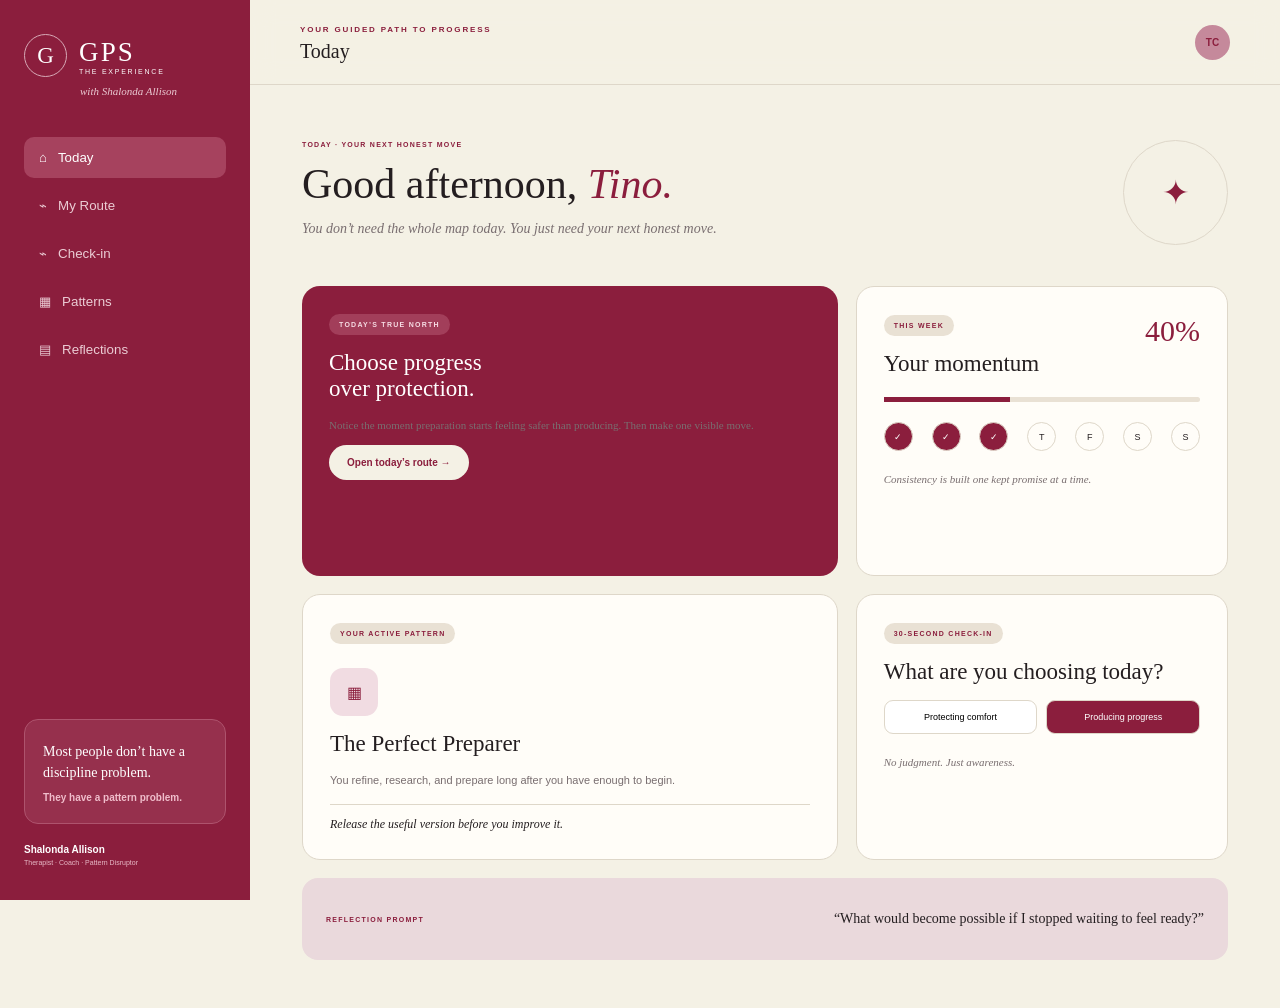
<file: index.html>
<!doctype html>
<html lang="en">
<head>
  <meta charset="utf-8"><meta name="viewport" content="width=device-width,initial-scale=1">
  <title>GPS Experience | Shalonda Allison</title>
  <style>
    :root{--wine:#8b1e3d;--cream:#f4f1e5;--rose:#c5899b;--ink:#241e20;--muted:#796e70;--line:#ded7c9;--white:#fffdf8}*{box-sizing:border-box}body{margin:0;background:var(--cream);color:var(--ink);font-family:Arial,sans-serif}.app{min-height:100vh;display:grid;grid-template-columns:250px 1fr}.side{position:fixed;inset:0 auto 0 0;width:250px;background:var(--wine);color:white;padding:34px 24px;display:flex;flex-direction:column}.logo{display:flex;gap:12px;align-items:center}.mark{width:43px;height:43px;border:1px solid #d7a9b6;border-radius:50%;display:grid;place-items:center;font:23px Georgia}.logo strong{font:27px Georgia;letter-spacing:.08em}.logo small{display:block;font-size:7px;letter-spacing:.25em}.with{font:italic 11px Georgia;color:#eac9d2;margin:8px 0 40px 56px}.side nav{display:grid;gap:7px}.side button{border:0;background:transparent;color:#ebccd4;padding:13px 15px;text-align:left;border-radius:10px;cursor:pointer}.side button.active,.side button:hover{color:white;background:#a6425e}.quote{margin-top:auto;padding:18px;border:1px solid #ae536d;border-radius:14px;background:#96304d}.quote p{font:14px/1.45 Georgia;margin:4px 0}.quote b{font-size:10px;color:#f0bdcb}.coach{margin-top:20px;font-size:10px}.coach span{display:block;font-size:7px;color:#e8bac7;margin-top:4px}.work{grid-column:2}.top{height:85px;border-bottom:1px solid var(--line);display:flex;align-items:center;justify-content:space-between;padding:0 50px;position:sticky;top:0;background:#f4f1e5ed;backdrop-filter:blur(12px);z-index:5}.top small{font-size:8px;letter-spacing:.23em;color:var(--wine);font-weight:bold}.top h2{font:20px Georgia;margin:4px 0}.avatar{width:35px;height:35px;border-radius:50%;background:var(--rose);display:grid;place-items:center;font-size:10px;font-weight:bold;color:var(--wine)}.page{max-width:1180px;margin:auto;padding:48px 52px}.view{display:none}.view.active{display:block}.welcome{display:flex;justify-content:space-between;align-items:center;margin-bottom:35px}.kicker,.pill{font-size:7px;letter-spacing:.18em;font-weight:bold;color:var(--wine)}h1{font:42px/1.1 Georgia;margin:10px 0}h1 em{color:var(--wine)}.sub{font:italic 14px Georgia;color:var(--muted)}.compass{width:105px;height:105px;border:1px solid var(--line);border-radius:50%;display:grid;place-items:center;color:var(--wine);font-size:33px}.grid{display:grid;grid-template-columns:1.18fr .82fr;gap:18px}.card{border:1px solid var(--line);border-radius:18px;background:var(--white);padding:27px}.dark{background:var(--wine);color:white;border:0;min-height:290px}.pill{display:inline-block;padding:7px 10px;background:#e9e1d4;border-radius:20px}.dark .pill{background:#a23e5a;color:#f7dce4}.dark h3{font:32px/1.15 Georgia;margin:55px 0 12px}.dark p{font:13px/1.6 Georgia;color:#efccd6}.btn{border:0;border-radius:999px;padding:12px 18px;font-size:10px;font-weight:bold;cursor:pointer;background:var(--wine);color:white}.dark .btn{background:var(--cream);color:var(--wine)}.card h3{font:23px Georgia;margin:15px 0}.percent{float:right;color:var(--wine);font:30px Georgia}.bar{height:5px;background:#e9e1d4;border-radius:6px;margin:20px 0}.bar i{display:block;width:40%;height:100%;background:var(--wine)}.days{display:flex;justify-content:space-between}.days span{width:29px;height:29px;border:1px solid var(--line);border-radius:50%;display:grid;place-items:center;font-size:9px}.days .done{background:var(--wine);color:white}.soft{font:italic 10px Georgia;color:var(--muted);margin-top:20px}.pattern-icon{width:48px;height:48px;border-radius:13px;background:#f1dce2;color:var(--wine);display:grid;place-items:center;margin-top:24px}.card>p{font-size:11px;line-height:1.55;color:var(--muted)}.shift{border-top:1px solid var(--line);padding-top:12px;margin-top:15px;font:italic 12px Georgia}.choices{display:flex;gap:9px}.choices button{flex:1;border:1px solid var(--line);border-radius:9px;background:white;padding:11px;font-size:9px}.choices .chosen{background:var(--wine);color:white}.prompt{margin-top:18px;background:#ead9dc;border-radius:16px;padding:19px 24px;display:flex;justify-content:space-between;align-items:center}.prompt p{font:14px Georgia}.intro{margin-bottom:35px}.intro h1{font-size:46px}.route{display:grid;grid-template-columns:1fr 340px;gap:22px}.steps{display:grid;gap:9px}.step{display:grid;grid-template-columns:45px 1fr;align-items:center;border:1px solid var(--line);background:var(--white);padding:18px;border-radius:13px;cursor:pointer}.step.done{background:#f0e2e2}.step i{width:30px;height:30px;border-radius:50%;background:#ead9dc;color:var(--wine);display:grid;place-items:center;font-style:normal}.step small{display:block;font-size:6px;letter-spacing:.15em;color:var(--wine)}.step b{font:15px Georgia}.summary{text-align:center;padding-top:40px}.summary .ring{width:125px;height:125px;border:10px solid var(--rose);border-right-color:#a6415e;border-radius:50%;display:grid;place-items:center;margin:28px auto;font:27px Georgia}.form{max-width:720px;margin:auto}.form label{display:block;font:16px Georgia;margin:24px 0 10px}.form input,.form textarea{width:100%;padding:14px;border:1px solid var(--line);border-radius:10px;background:#faf8f1}.form textarea{min-height:100px}.energy{display:flex;gap:8px}.energy button{flex:1;padding:12px;border:1px solid var(--line);background:#faf8f1;border-radius:9px}.energy button.on{background:var(--wine);color:white}.quiz{max-width:760px;margin:auto}.quiz h3{font:25px Georgia}.answer{display:flex;gap:14px;align-items:center;width:100%;border:1px solid var(--line);background:#faf8f1;border-radius:12px;padding:13px;margin:9px 0;text-align:left}.answer span{width:27px;height:27px;border-radius:50%;background:#ead9dc;color:var(--wine);display:grid;place-items:center}.result{display:none}.journal{display:grid;grid-template-columns:1.2fr .8fr;gap:22px}.journal textarea{width:100%;min-height:220px;border:1px solid var(--line);border-radius:10px;background:#faf8f1;padding:15px}.entries article{border-bottom:1px solid var(--line);padding:14px}.entries article p{font:13px/1.5 Georgia}.menu{display:none}@media(max-width:800px){.app{display:block}.side{transform:translateX(-100%);transition:.2s;z-index:10}.side.open{transform:none}.work{width:100%}.menu{display:block;border:0;background:transparent;color:var(--wine);font-size:20px}.top{padding:0 18px;height:70px}.top>div:first-of-type{display:none}.page{padding:30px 18px}.grid,.route,.journal{grid-template-columns:1fr}h1,.intro h1{font-size:34px}.compass{width:75px;height:75px}.energy{flex-wrap:wrap}.energy button{min-width:28%}}
  </style>
</head>
<body><div class="app">
  <aside class="side" id="side"><div class="logo"><div class="mark">G</div><div><strong>GPS</strong><small>THE EXPERIENCE</small></div></div><p class="with">with Shalonda Allison</p><nav><button class="active" data-view="today">⌂ &nbsp; Today</button><button data-view="route">⌁ &nbsp; My Route</button><button data-view="checkin">⌁ &nbsp; Check-in</button><button data-view="patterns">▦ &nbsp; Patterns</button><button data-view="reflections">▤ &nbsp; Reflections</button></nav><div class="quote"><p>Most people don’t have a discipline problem.</p><b>They have a pattern problem.</b></div><div class="coach"><b>Shalonda Allison</b><span>Therapist · Coach · Pattern Disruptor</span></div></aside>
  <main class="work"><header class="top"><button class="menu" id="menu">☰</button><div><small>YOUR GUIDED PATH TO PROGRESS</small><h2 id="title">Today</h2></div><div class="avatar">TC</div></header><div class="page">
    <section class="view active" id="today"><div class="welcome"><div><span class="kicker">TODAY · YOUR NEXT HONEST MOVE</span><h1>Good afternoon, <em>Tino.</em></h1><p class="sub">You don’t need the whole map today. You just need your next honest move.</p></div><div class="compass">✦</div></div><div class="grid"><article class="card dark"><span class="pill">TODAY’S TRUE NORTH</span><h3>Choose progress<br>over protection.</h3><p>Notice the moment preparation starts feeling safer than producing. Then make one visible move.</p><button class="btn jump" data-target="route">Open today’s route →</button></article><article class="card"><span class="pill">THIS WEEK</span><span class="percent" id="pct">40%</span><h3>Your momentum</h3><div class="bar"><i id="bar"></i></div><div class="days"><span class="done">✓</span><span class="done">✓</span><span class="done">✓</span><span>T</span><span>F</span><span>S</span><span>S</span></div><p class="soft">Consistency is built one kept promise at a time.</p></article><article class="card"><span class="pill">YOUR ACTIVE PATTERN</span><div class="pattern-icon">▦</div><h3>The Perfect Preparer</h3><p>You refine, research, and prepare long after you have enough to begin.</p><div class="shift">Release the useful version before you improve it.</div></article><article class="card"><span class="pill">30-SECOND CHECK-IN</span><h3>What are you choosing today?</h3><div class="choices"><button>Protecting comfort</button><button class="chosen jump" data-target="checkin">Producing progress</button></div><p class="soft">No judgment. Just awareness.</p></article></div><div class="prompt"><span class="kicker">REFLECTION PROMPT</span><p>“What would become possible if I stopped waiting to feel ready?”</p></div></section>
    <section class="view" id="route"><div class="intro"><span class="pill">MY ROUTE</span><h1>Your path from intention<br>to <em>execution.</em></h1><p class="sub">This is not a perfect plan. It is a clear next path.</p></div><div class="route"><div class="steps" id="steps"></div><aside class="card dark summary"><span class="pill">ROUTE PROGRESS</span><div class="ring" id="ring">40%</div><h3>Keep the promise you made to yourself.</h3><p id="routeCount">2 of 5 navigation points complete</p></aside></div></section>
    <section class="view" id="checkin"><div class="intro"><span class="pill">DAILY CHECK-IN</span><h1>Pause. Notice.<br><em>Choose again.</em></h1><p class="sub">Awareness is the first interruption.</p></div><div class="card form"><label>How much energy do you have right now?</label><div class="energy"> <button>Low</button><button>Tender</button><button class="on">Steady</button><button>Ready</button><button>Charged</button></div><label>Where did your pattern show up today?</label><textarea placeholder="I noticed myself preparing instead of producing when…"></textarea><label>What is one promise you can keep before the day ends?</label><input placeholder="My next honest move is…"><br><button class="btn" id="saveCheck">Save my check-in →</button></div></section>
    <section class="view" id="patterns"><div class="intro"><span class="pill">PATTERN DIAGNOSTIC</span><h1>Meet the pattern<br>behind the <em>pause.</em></h1><p class="sub">Choose what feels most familiar.</p></div><div class="card quiz" id="quiz"><h3>What tends to delay your work most?</h3><button class="answer"><span>A</span>Too many good directions.</button><button class="answer"><span>B</span>It is not polished enough.</button><button class="answer"><span>C</span>I need to know more first.</button><button class="answer"><span>D</span>Finishing makes it real.</button><button class="answer"><span>E</span>The vision feels overwhelming.</button></div><div class="card dark result" id="result"><span class="pill">YOUR PRIMARY PATTERN</span><h3 id="resultName">The Perfect Preparer</h3><p id="resultText"></p><button class="btn" id="retake">Retake diagnostic</button></div></section>
    <section class="view" id="reflections"><div class="intro"><span class="pill">REFLECTIONS</span><h1>Turn awareness<br>into <em>ownership.</em></h1><p class="sub">Write honestly. You are not performing here.</p></div><div class="journal"><div class="card"><h3>What would become possible if you stopped waiting to feel ready?</h3><textarea id="journalText" placeholder="Start where you are…"></textarea><br><button class="btn" id="saveReflection">Save reflection →</button></div><aside class="entries"><h3>Recent reflections</h3><div id="entries"><p class="soft">Your saved reflections will appear here.</p></div></aside></div></section>
  </div></main>
</div><script>
const names={today:'Today',route:'My Route',checkin:'Check-in',patterns:'Patterns',reflections:'Reflections'},side=document.querySelector('#side');function show(id){document.querySelectorAll('.view').forEach(x=>x.classList.toggle('active',x.id===id));document.querySelectorAll('nav button').forEach(x=>x.classList.toggle('active',x.dataset.view===id));document.querySelector('#title').textContent=names[id];side.classList.remove('open');scrollTo(0,0)}document.querySelectorAll('[data-view]').forEach(b=>b.onclick=()=>show(b.dataset.view));document.querySelectorAll('.jump').forEach(b=>b.onclick=()=>show(b.dataset.target));document.querySelector('#menu').onclick=()=>side.classList.toggle('open');
let done=JSON.parse(localStorage.getItem('gpsDone')||'[true,true,false,false,false]');const steps=['Name the one outcome that matters today','Choose the smallest visible action','Remove one preparation ritual','Set a 25-minute production window','Share, submit, or mark it finished'];function draw(){const box=document.querySelector('#steps');box.innerHTML='';steps.forEach((s,i)=>{let b=document.createElement('button');b.className='step '+(done[i]?'done':'');b.innerHTML=`<i>${done[i]?'✓':'0'+(i+1)}</i><div><small>${['DIRECTION','DECISION','DISRUPTION','ACTION','COMPLETION'][i]}</small><b>${s}</b></div>`;b.onclick=()=>{done[i]=!done[i];localStorage.setItem('gpsDone',JSON.stringify(done));draw()};box.appendChild(b)});let p=Math.round(done.filter(Boolean).length/5*100);document.querySelector('#ring').textContent=p+'%';document.querySelector('#pct').textContent=p+'%';document.querySelector('#bar').style.width=p+'%';document.querySelector('#routeCount').textContent=done.filter(Boolean).length+' of 5 navigation points complete'}draw();
document.querySelectorAll('.energy button').forEach(b=>b.onclick=()=>{document.querySelectorAll('.energy button').forEach(x=>x.classList.remove('on'));b.classList.add('on')});document.querySelector('#saveCheck').onclick=e=>{e.target.textContent='✓ Check-in saved'};
const pats=[['The Possibility Addict','Choosing one direction feels like closing too many doors.'],['The Perfect Preparer','You refine and prepare long after you have enough to begin.'],['The Perpetual Student','Learning feels productive, but applying what you know gets delayed.'],['The Almost-There Achiever','You start strong, then stall near the finish line.'],['The Purpose Procrastinator','The vision matters so much that the first step feels too small.']];document.querySelectorAll('.answer').forEach((b,i)=>b.onclick=()=>{document.querySelector('#quiz').style.display='none';document.querySelector('#result').style.display='block';document.querySelector('#resultName').textContent=pats[i][0];document.querySelector('#resultText').textContent=pats[i][1]});document.querySelector('#retake').onclick=()=>{document.querySelector('#quiz').style.display='block';document.querySelector('#result').style.display='none'};
let notes=JSON.parse(localStorage.getItem('gpsNotes')||'[]');function drawNotes(){document.querySelector('#entries').innerHTML=notes.length?notes.map(n=>`<article><small>REFLECTION</small><p>${n.replace(/[<>]/g,'')}</p></article>`).join(''):'<p class="soft">Your saved reflections will appear here.</p>'}drawNotes();document.querySelector('#saveReflection').onclick=()=>{let t=document.querySelector('#journalText');if(t.value.trim()){notes.unshift(t.value.trim());localStorage.setItem('gpsNotes',JSON.stringify(notes));t.value='';drawNotes()}};
</script></body></html>
</file>
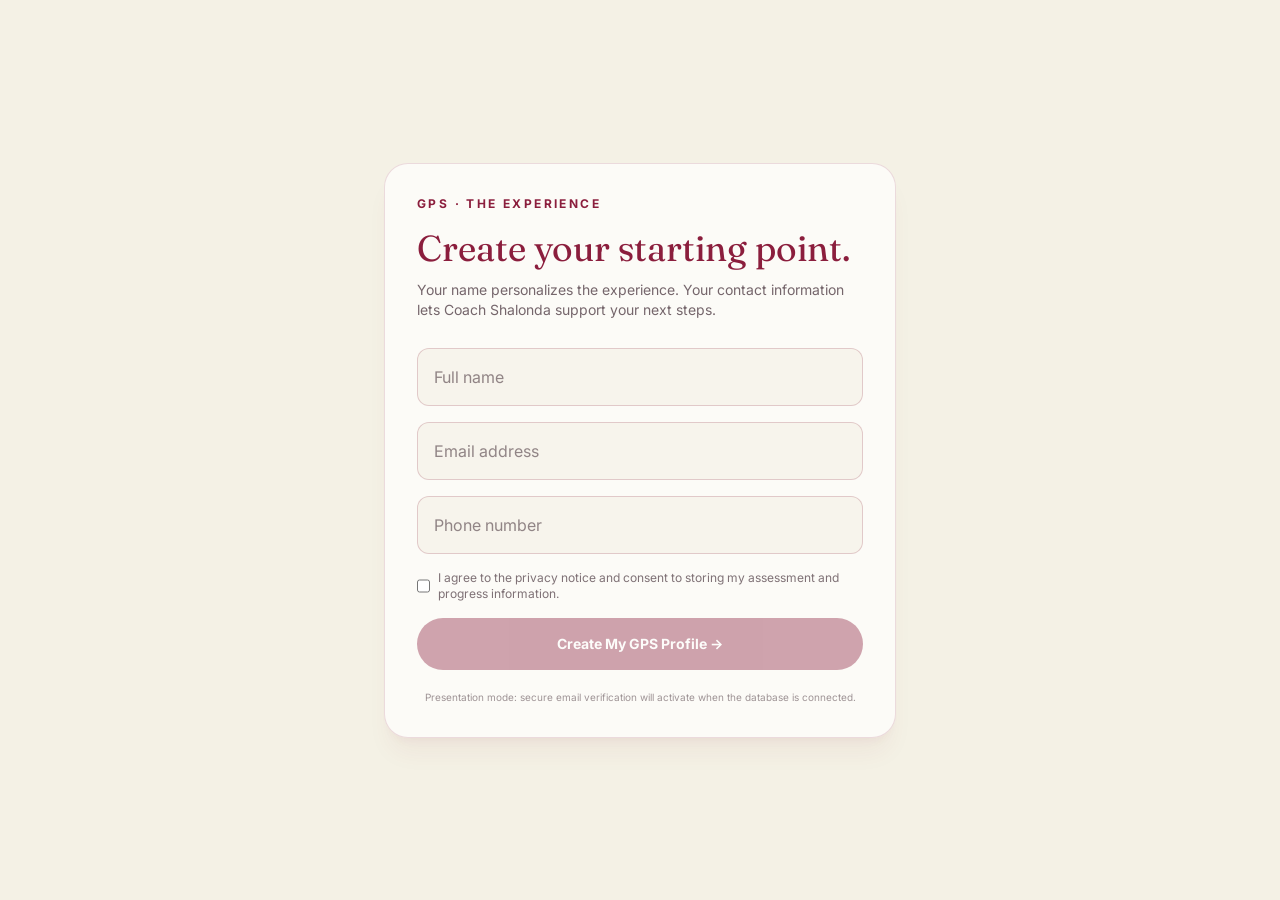
<file: GPS-Experience-GitHub-Pages/index.html>
<!doctype html>
<html lang="en">
  <head>
    <meta charset="UTF-8" />
    <link rel="icon" type="image/svg+xml" href="./favicon.svg" />
    <meta name="viewport" content="width=device-width, initial-scale=1.0" />
    <title>GPS Experience — Find Your Next Step</title>
    <meta name="description" content="A guided coaching experience with Coach Shalonda to identify what's interrupting your production and build your personal route forward." />
    <link rel="preconnect" href="https://fonts.googleapis.com" />
    <link rel="preconnect" href="https://fonts.gstatic.com" crossorigin />
    <link href="https://fonts.googleapis.com/css2?family=Fraunces:ital,opsz,wght@0,9..144,400;0,9..144,500;0,9..144,600;0,9..144,700;1,9..144,500&family=Inter:wght@400;500;600;700&display=swap" rel="stylesheet" />
    <script type="module" crossorigin src="./assets/index-CU7ihAeX.js"></script>
    <link rel="stylesheet" crossorigin href="./assets/index-DQi4MciZ.css">
  </head>
  <body>
    <div id="root"></div>
  </body>
</html>
</file>
<file: GPS-Experience-GitHub-Pages/assets/index-DQi4MciZ.css>
/*! tailwindcss v4.3.3 | MIT License | https://tailwindcss.com */
@layer properties{@supports (((-webkit-hyphens:none)) and (not (margin-trim:inline))) or ((-moz-orient:inline) and (not (color:rgb(from red r g b)))){*,:before,:after,::backdrop{--tw-rotate-x:initial;--tw-rotate-y:initial;--tw-rotate-z:initial;--tw-skew-x:initial;--tw-skew-y:initial;--tw-space-y-reverse:0;--tw-border-style:solid;--tw-gradient-position:initial;--tw-gradient-from:#0000;--tw-gradient-via:#0000;--tw-gradient-to:#0000;--tw-gradient-stops:initial;--tw-gradient-via-stops:initial;--tw-gradient-from-position:0%;--tw-gradient-via-position:50%;--tw-gradient-to-position:100%;--tw-leading:initial;--tw-font-weight:initial;--tw-tracking:initial;--tw-shadow:0 0 #0000;--tw-shadow-color:initial;--tw-shadow-alpha:100%;--tw-inset-shadow:0 0 #0000;--tw-inset-shadow-color:initial;--tw-inset-shadow-alpha:100%;--tw-ring-color:initial;--tw-ring-shadow:0 0 #0000;--tw-inset-ring-color:initial;--tw-inset-ring-shadow:0 0 #0000;--tw-ring-inset:initial;--tw-ring-offset-width:0px;--tw-ring-offset-color:#fff;--tw-ring-offset-shadow:0 0 #0000;--tw-blur:initial;--tw-brightness:initial;--tw-contrast:initial;--tw-grayscale:initial;--tw-hue-rotate:initial;--tw-invert:initial;--tw-opacity:initial;--tw-saturate:initial;--tw-sepia:initial;--tw-drop-shadow:initial;--tw-drop-shadow-color:initial;--tw-drop-shadow-alpha:100%;--tw-drop-shadow-size:initial;--tw-backdrop-blur:initial;--tw-backdrop-brightness:initial;--tw-backdrop-contrast:initial;--tw-backdrop-grayscale:initial;--tw-backdrop-hue-rotate:initial;--tw-backdrop-invert:initial;--tw-backdrop-opacity:initial;--tw-backdrop-saturate:initial;--tw-backdrop-sepia:initial;--tw-duration:initial;--tw-ease:initial;--tw-translate-x:0;--tw-translate-y:0;--tw-translate-z:0}}}@layer theme{:root,:host{--font-sans:"Inter", system-ui, sans-serif;--font-mono:ui-monospace, SFMono-Regular, Menlo, Monaco, Consolas, "Liberation Mono", "Courier New", monospace;--color-white:#fff;--spacing:.25rem;--container-md:28rem;--container-lg:32rem;--container-xl:36rem;--container-2xl:42rem;--container-3xl:48rem;--container-6xl:72rem;--text-xs:.75rem;--text-xs--line-height:calc(1 / .75);--text-sm:.875rem;--text-sm--line-height:calc(1.25 / .875);--text-base:1rem;--text-base--line-height:calc(1.5 / 1);--text-lg:1.125rem;--text-lg--line-height:calc(1.75 / 1.125);--text-xl:1.25rem;--text-xl--line-height:calc(1.75 / 1.25);--text-2xl:1.5rem;--text-2xl--line-height:calc(2 / 1.5);--text-3xl:1.875rem;--text-3xl--line-height:calc(2.25 / 1.875);--text-4xl:2.25rem;--text-4xl--line-height:calc(2.5 / 2.25);--text-5xl:3rem;--text-5xl--line-height:1;--text-6xl:3.75rem;--text-6xl--line-height:1;--font-weight-medium:500;--font-weight-semibold:600;--font-weight-bold:700;--tracking-wide:.025em;--leading-snug:1.375;--leading-relaxed:1.625;--radius-lg:.5rem;--radius-xl:.75rem;--radius-2xl:1rem;--radius-3xl:1.5rem;--ease-out:cubic-bezier(0, 0, .2, 1);--blur-sm:8px;--blur-3xl:64px;--default-transition-duration:.15s;--default-transition-timing-function:cubic-bezier(.4, 0, .2, 1);--default-font-family:var(--font-sans);--default-mono-font-family:var(--font-mono);--font-display:"Fraunces", serif;--color-wine:#8b1e3d;--color-wine-dark:#641629;--color-cream:#f4f1e5;--color-cream-dark:#e8e2cf;--color-rose:#c5899b;--color-rose-dark:#ad6b80;--color-ink:#2c1620}}@layer base{*,:after,:before,::backdrop{box-sizing:border-box;border:0 solid;margin:0;padding:0}::file-selector-button{box-sizing:border-box;border:0 solid;margin:0;padding:0}html,:host{-webkit-text-size-adjust:100%;tab-size:4;line-height:1.5;font-family:var(--default-font-family,-apple-system, BlinkMacSystemFont, "Segoe UI", Roboto, "Helvetica Neue", "Noto Sans", Arial, sans-serif, "Apple Color Emoji", "Segoe UI Emoji", "Segoe UI Symbol", "Noto Color Emoji");font-feature-settings:var(--default-font-feature-settings,normal);font-variation-settings:var(--default-font-variation-settings,normal);-webkit-tap-highlight-color:transparent}hr{height:0;color:inherit;border-top-width:1px}abbr:where([title]){-webkit-text-decoration:underline dotted;text-decoration:underline dotted}h1,h2,h3,h4,h5,h6{font-size:inherit;font-weight:inherit}a{color:inherit;-webkit-text-decoration:inherit;-webkit-text-decoration:inherit;-webkit-text-decoration:inherit;-webkit-text-decoration:inherit;text-decoration:inherit}b,strong{font-weight:bolder}code,kbd,samp,pre{font-family:var(--default-mono-font-family,ui-monospace, SFMono-Regular, Menlo, Monaco, Consolas, "Liberation Mono", "Courier New", monospace);font-feature-settings:var(--default-mono-font-feature-settings,normal);font-variation-settings:var(--default-mono-font-variation-settings,normal);font-size:1em}small{font-size:80%}sub,sup{vertical-align:baseline;font-size:75%;line-height:0;position:relative}sub{bottom:-.25em}sup{top:-.5em}table{text-indent:0;border-color:inherit;border-collapse:collapse}:-moz-focusring:where(:not(iframe)){outline:auto}progress{vertical-align:baseline}summary{display:list-item}ol,ul,menu{list-style:none}img,svg,video,canvas,audio,iframe,embed,object{vertical-align:middle;display:block}img,video{max-width:100%;height:auto}button,input,select,optgroup,textarea{font:inherit;font-feature-settings:inherit;font-variation-settings:inherit;letter-spacing:inherit;color:inherit;opacity:1;background-color:#0000;border-radius:0}::file-selector-button{font:inherit;font-feature-settings:inherit;font-variation-settings:inherit;letter-spacing:inherit;color:inherit;opacity:1;background-color:#0000;border-radius:0}:where(select:is([multiple],[size])) optgroup{font-weight:bolder}:where(select:is([multiple],[size])) optgroup option{padding-inline-start:20px}::file-selector-button{margin-inline-end:4px}::placeholder{opacity:1}@supports (not ((-webkit-appearance:-apple-pay-button))) or (contain-intrinsic-size:1px){::placeholder{color:currentColor}@supports (color:color-mix(in lab, red, red)){::placeholder{color:color-mix(in oklab, currentcolor 50%, transparent)}}}textarea{resize:vertical}::-webkit-search-decoration{-webkit-appearance:none}::-webkit-date-and-time-value{min-height:1lh;text-align:inherit}::-webkit-datetime-edit{display:inline-flex}::-webkit-datetime-edit-fields-wrapper{padding:0}::-webkit-datetime-edit{padding-block:0}::-webkit-datetime-edit-year-field{padding-block:0}::-webkit-datetime-edit-month-field{padding-block:0}::-webkit-datetime-edit-day-field{padding-block:0}::-webkit-datetime-edit-hour-field{padding-block:0}::-webkit-datetime-edit-minute-field{padding-block:0}::-webkit-datetime-edit-second-field{padding-block:0}::-webkit-datetime-edit-millisecond-field{padding-block:0}::-webkit-datetime-edit-meridiem-field{padding-block:0}::-webkit-calendar-picker-indicator{line-height:1}:-moz-ui-invalid{box-shadow:none}button,input:where([type=button],[type=reset],[type=submit]){appearance:button}::file-selector-button{appearance:button}::-webkit-inner-spin-button{height:auto}::-webkit-outer-spin-button{height:auto}[hidden]:where(:not([hidden=until-found])){display:none!important}}@layer components;@layer utilities{.pointer-events-none{pointer-events:none}.visible{visibility:visible}.absolute{position:absolute}.fixed{position:fixed}.relative{position:relative}.inset-0{inset:0}.-top-40{top:calc(var(--spacing) * -40)}.top-1\/3{top:33.3333%}.-right-32{right:calc(var(--spacing) * -32)}.bottom-0{bottom:0}.-left-40{left:calc(var(--spacing) * -40)}.left-1\/4{left:25%}.-z-10{z-index:calc(10 * -1)}.mx-auto{margin-inline:auto}.\!mt-2{margin-top:calc(var(--spacing) * 2)!important}.\!mt-3{margin-top:calc(var(--spacing) * 3)!important}.\!mt-4{margin-top:calc(var(--spacing) * 4)!important}.\!mt-6{margin-top:calc(var(--spacing) * 6)!important}.\!mt-8{margin-top:calc(var(--spacing) * 8)!important}.mt-0\.5{margin-top:calc(var(--spacing) * .5)}.mt-1{margin-top:var(--spacing)}.mt-2{margin-top:calc(var(--spacing) * 2)}.mt-3{margin-top:calc(var(--spacing) * 3)}.mt-4{margin-top:calc(var(--spacing) * 4)}.mt-5{margin-top:calc(var(--spacing) * 5)}.mt-6{margin-top:calc(var(--spacing) * 6)}.mt-7{margin-top:calc(var(--spacing) * 7)}.mt-8{margin-top:calc(var(--spacing) * 8)}.mt-10{margin-top:calc(var(--spacing) * 10)}.mr-3{margin-right:calc(var(--spacing) * 3)}.\!mb-6{margin-bottom:calc(var(--spacing) * 6)!important}.mb-1{margin-bottom:var(--spacing)}.mb-1\.5{margin-bottom:calc(var(--spacing) * 1.5)}.mb-2{margin-bottom:calc(var(--spacing) * 2)}.mb-3{margin-bottom:calc(var(--spacing) * 3)}.mb-4{margin-bottom:calc(var(--spacing) * 4)}.mb-5{margin-bottom:calc(var(--spacing) * 5)}.mb-8{margin-bottom:calc(var(--spacing) * 8)}.mb-10{margin-bottom:calc(var(--spacing) * 10)}.ml-14{margin-left:calc(var(--spacing) * 14)}.block{display:block}.flex{display:flex}.grid{display:grid}.hidden{display:none}.inline-block{display:inline-block}.inline-flex{display:inline-flex}.h-1\.5{height:calc(var(--spacing) * 1.5)}.h-2{height:calc(var(--spacing) * 2)}.h-2\.5{height:calc(var(--spacing) * 2.5)}.h-5{height:calc(var(--spacing) * 5)}.h-9{height:calc(var(--spacing) * 9)}.h-11{height:calc(var(--spacing) * 11)}.h-20{height:calc(var(--spacing) * 20)}.h-80{height:calc(var(--spacing) * 80)}.h-96{height:calc(var(--spacing) * 96)}.h-\[28rem\]{height:28rem}.h-full{height:100%}.min-h-24{min-height:calc(var(--spacing) * 24)}.min-h-52{min-height:calc(var(--spacing) * 52)}.min-h-svh{min-height:100svh}.w-2\.5{width:calc(var(--spacing) * 2.5)}.w-5{width:calc(var(--spacing) * 5)}.w-9{width:calc(var(--spacing) * 9)}.w-11{width:calc(var(--spacing) * 11)}.w-40{width:calc(var(--spacing) * 40)}.w-80{width:calc(var(--spacing) * 80)}.w-96{width:calc(var(--spacing) * 96)}.w-\[28rem\]{width:28rem}.w-full{width:100%}.max-w-2xl{max-width:var(--container-2xl)}.max-w-3xl{max-width:var(--container-3xl)}.max-w-6xl{max-width:var(--container-6xl)}.max-w-lg{max-width:var(--container-lg)}.max-w-md{max-width:var(--container-md)}.max-w-xl{max-width:var(--container-xl)}.shrink-0{flex-shrink:0}.grow{flex-grow:1}.transform{transform:var(--tw-rotate-x,) var(--tw-rotate-y,) var(--tw-rotate-z,) var(--tw-skew-x,) var(--tw-skew-y,)}.cursor-pointer{cursor:pointer}.grid-cols-2{grid-template-columns:repeat(2,minmax(0,1fr))}.grid-cols-3{grid-template-columns:repeat(3,minmax(0,1fr))}.flex-col{flex-direction:column}.flex-wrap{flex-wrap:wrap}.place-items-center{place-items:center}.items-baseline{align-items:baseline}.items-center{align-items:center}.items-end{align-items:flex-end}.justify-between{justify-content:space-between}.justify-center{justify-content:center}.gap-2{gap:calc(var(--spacing) * 2)}.gap-3{gap:calc(var(--spacing) * 3)}.gap-4{gap:calc(var(--spacing) * 4)}.gap-5{gap:calc(var(--spacing) * 5)}.gap-6{gap:calc(var(--spacing) * 6)}:where(.space-y-1>:not(:last-child)){--tw-space-y-reverse:0;margin-block-start:calc(var(--spacing) * var(--tw-space-y-reverse));margin-block-end:calc(var(--spacing) * calc(1 - var(--tw-space-y-reverse)))}:where(.space-y-2>:not(:last-child)){--tw-space-y-reverse:0;margin-block-start:calc(calc(var(--spacing) * 2) * var(--tw-space-y-reverse));margin-block-end:calc(calc(var(--spacing) * 2) * calc(1 - var(--tw-space-y-reverse)))}:where(.space-y-4>:not(:last-child)){--tw-space-y-reverse:0;margin-block-start:calc(calc(var(--spacing) * 4) * var(--tw-space-y-reverse));margin-block-end:calc(calc(var(--spacing) * 4) * calc(1 - var(--tw-space-y-reverse)))}.overflow-hidden{overflow:hidden}.rounded-2xl{border-radius:var(--radius-2xl)}.rounded-3xl{border-radius:var(--radius-3xl)}.rounded-\[28px\]{border-radius:28px}.rounded-full{border-radius:3.40282e38px}.rounded-lg{border-radius:var(--radius-lg)}.rounded-xl{border-radius:var(--radius-xl)}.border{border-style:var(--tw-border-style);border-width:1px}.border-2{border-style:var(--tw-border-style);border-width:2px}.border-b{border-bottom-style:var(--tw-border-style);border-bottom-width:1px}.border-cream{border-color:var(--color-cream)}.border-rose{border-color:var(--color-rose)}.border-rose\/30{border-color:#c5899b4d}@supports (color:color-mix(in lab, red, red)){.border-rose\/30{border-color:color-mix(in oklab, var(--color-rose) 30%, transparent)}}.border-white\/15{border-color:#ffffff26}@supports (color:color-mix(in lab, red, red)){.border-white\/15{border-color:color-mix(in oklab, var(--color-white) 15%, transparent)}}.border-wine{border-color:var(--color-wine)}.border-wine\/10{border-color:#8b1e3d1a}@supports (color:color-mix(in lab, red, red)){.border-wine\/10{border-color:color-mix(in oklab, var(--color-wine) 10%, transparent)}}.border-wine\/15{border-color:#8b1e3d26}@supports (color:color-mix(in lab, red, red)){.border-wine\/15{border-color:color-mix(in oklab, var(--color-wine) 15%, transparent)}}.border-wine\/20{border-color:#8b1e3d33}@supports (color:color-mix(in lab, red, red)){.border-wine\/20{border-color:color-mix(in oklab, var(--color-wine) 20%, transparent)}}.border-wine\/30{border-color:#8b1e3d4d}@supports (color:color-mix(in lab, red, red)){.border-wine\/30{border-color:color-mix(in oklab, var(--color-wine) 30%, transparent)}}.bg-cream{background-color:var(--color-cream)}.bg-cream-dark{background-color:var(--color-cream-dark)}.bg-cream-dark\/60{background-color:#e8e2cf99}@supports (color:color-mix(in lab, red, red)){.bg-cream-dark\/60{background-color:color-mix(in oklab, var(--color-cream-dark) 60%, transparent)}}.bg-cream\/60{background-color:#f4f1e599}@supports (color:color-mix(in lab, red, red)){.bg-cream\/60{background-color:color-mix(in oklab, var(--color-cream) 60%, transparent)}}.bg-rose{background-color:var(--color-rose)}.bg-rose\/10{background-color:#c5899b1a}@supports (color:color-mix(in lab, red, red)){.bg-rose\/10{background-color:color-mix(in oklab, var(--color-rose) 10%, transparent)}}.bg-rose\/15{background-color:#c5899b26}@supports (color:color-mix(in lab, red, red)){.bg-rose\/15{background-color:color-mix(in oklab, var(--color-rose) 15%, transparent)}}.bg-rose\/20{background-color:#c5899b33}@supports (color:color-mix(in lab, red, red)){.bg-rose\/20{background-color:color-mix(in oklab, var(--color-rose) 20%, transparent)}}.bg-rose\/25{background-color:#c5899b40}@supports (color:color-mix(in lab, red, red)){.bg-rose\/25{background-color:color-mix(in oklab, var(--color-rose) 25%, transparent)}}.bg-transparent{background-color:#0000}.bg-white\/5{background-color:#ffffff0d}@supports (color:color-mix(in lab, red, red)){.bg-white\/5{background-color:color-mix(in oklab, var(--color-white) 5%, transparent)}}.bg-white\/10{background-color:#ffffff1a}@supports (color:color-mix(in lab, red, red)){.bg-white\/10{background-color:color-mix(in oklab, var(--color-white) 10%, transparent)}}.bg-white\/15{background-color:#ffffff26}@supports (color:color-mix(in lab, red, red)){.bg-white\/15{background-color:color-mix(in oklab, var(--color-white) 15%, transparent)}}.bg-white\/50{background-color:#ffffff80}@supports (color:color-mix(in lab, red, red)){.bg-white\/50{background-color:color-mix(in oklab, var(--color-white) 50%, transparent)}}.bg-white\/60{background-color:#fff9}@supports (color:color-mix(in lab, red, red)){.bg-white\/60{background-color:color-mix(in oklab, var(--color-white) 60%, transparent)}}.bg-white\/70{background-color:#ffffffb3}@supports (color:color-mix(in lab, red, red)){.bg-white\/70{background-color:color-mix(in oklab, var(--color-white) 70%, transparent)}}.bg-wine{background-color:var(--color-wine)}.bg-wine\/10{background-color:#8b1e3d1a}@supports (color:color-mix(in lab, red, red)){.bg-wine\/10{background-color:color-mix(in oklab, var(--color-wine) 10%, transparent)}}.bg-wine\/15{background-color:#8b1e3d26}@supports (color:color-mix(in lab, red, red)){.bg-wine\/15{background-color:color-mix(in oklab, var(--color-wine) 15%, transparent)}}.bg-gradient-to-r{--tw-gradient-position:to right in oklab;background-image:linear-gradient(var(--tw-gradient-stops))}.from-rose{--tw-gradient-from:var(--color-rose);--tw-gradient-stops:var(--tw-gradient-via-stops,var(--tw-gradient-position), var(--tw-gradient-from) var(--tw-gradient-from-position), var(--tw-gradient-to) var(--tw-gradient-to-position))}.to-wine{--tw-gradient-to:var(--color-wine);--tw-gradient-stops:var(--tw-gradient-via-stops,var(--tw-gradient-position), var(--tw-gradient-from) var(--tw-gradient-from-position), var(--tw-gradient-to) var(--tw-gradient-to-position))}.p-4{padding:calc(var(--spacing) * 4)}.p-5{padding:calc(var(--spacing) * 5)}.p-6{padding:calc(var(--spacing) * 6)}.p-7{padding:calc(var(--spacing) * 7)}.p-8{padding:calc(var(--spacing) * 8)}.px-3{padding-inline:calc(var(--spacing) * 3)}.px-5{padding-inline:calc(var(--spacing) * 5)}.px-6{padding-inline:calc(var(--spacing) * 6)}.px-8{padding-inline:calc(var(--spacing) * 8)}.py-2{padding-block:calc(var(--spacing) * 2)}.py-3{padding-block:calc(var(--spacing) * 3)}.py-4{padding-block:calc(var(--spacing) * 4)}.py-5{padding-block:calc(var(--spacing) * 5)}.py-8{padding-block:calc(var(--spacing) * 8)}.py-16{padding-block:calc(var(--spacing) * 16)}.text-center{text-align:center}.text-left{text-align:left}.text-right{text-align:right}.font-display{font-family:var(--font-display)}.font-sans{font-family:var(--font-sans)}.text-2xl{font-size:var(--text-2xl);line-height:var(--tw-leading,var(--text-2xl--line-height))}.text-3xl{font-size:var(--text-3xl);line-height:var(--tw-leading,var(--text-3xl--line-height))}.text-4xl{font-size:var(--text-4xl);line-height:var(--tw-leading,var(--text-4xl--line-height))}.text-6xl{font-size:var(--text-6xl);line-height:var(--tw-leading,var(--text-6xl--line-height))}.text-base{font-size:var(--text-base);line-height:var(--tw-leading,var(--text-base--line-height))}.text-lg{font-size:var(--text-lg);line-height:var(--tw-leading,var(--text-lg--line-height))}.text-sm{font-size:var(--text-sm);line-height:var(--tw-leading,var(--text-sm--line-height))}.text-xl{font-size:var(--text-xl);line-height:var(--tw-leading,var(--text-xl--line-height))}.text-xs{font-size:var(--text-xs);line-height:var(--tw-leading,var(--text-xs--line-height))}.text-\[7px\]{font-size:7px}.text-\[8px\]{font-size:8px}.text-\[10px\]{font-size:10px}.text-\[15px\]{font-size:15px}.text-\[16px\]{font-size:16px}.text-\[17px\]{font-size:17px}.leading-6{--tw-leading:calc(var(--spacing) * 6);line-height:calc(var(--spacing) * 6)}.leading-\[1\.15\]{--tw-leading:1.15;line-height:1.15}.leading-\[1\.25\]{--tw-leading:1.25;line-height:1.25}.leading-relaxed{--tw-leading:var(--leading-relaxed);line-height:var(--leading-relaxed)}.leading-snug{--tw-leading:var(--leading-snug);line-height:var(--leading-snug)}.font-bold{--tw-font-weight:var(--font-weight-bold);font-weight:var(--font-weight-bold)}.font-medium{--tw-font-weight:var(--font-weight-medium);font-weight:var(--font-weight-medium)}.font-semibold{--tw-font-weight:var(--font-weight-semibold);font-weight:var(--font-weight-semibold)}.tracking-\[\.2em\]{--tw-tracking:.2em;letter-spacing:.2em}.tracking-\[\.12em\]{--tw-tracking:.12em;letter-spacing:.12em}.tracking-\[\.16em\]{--tw-tracking:.16em;letter-spacing:.16em}.tracking-\[\.18em\]{--tw-tracking:.18em;letter-spacing:.18em}.tracking-\[\.22em\]{--tw-tracking:.22em;letter-spacing:.22em}.tracking-\[\.28em\]{--tw-tracking:.28em;letter-spacing:.28em}.tracking-\[0\.2em\]{--tw-tracking:.2em;letter-spacing:.2em}.tracking-\[0\.14em\]{--tw-tracking:.14em;letter-spacing:.14em}.tracking-wide{--tw-tracking:var(--tracking-wide);letter-spacing:var(--tracking-wide)}.text-cream{color:var(--color-cream)}.text-ink{color:var(--color-ink)}.text-ink\/45{color:#2c162073}@supports (color:color-mix(in lab, red, red)){.text-ink\/45{color:color-mix(in oklab, var(--color-ink) 45%, transparent)}}.text-ink\/50{color:#2c162080}@supports (color:color-mix(in lab, red, red)){.text-ink\/50{color:color-mix(in oklab, var(--color-ink) 50%, transparent)}}.text-ink\/55{color:#2c16208c}@supports (color:color-mix(in lab, red, red)){.text-ink\/55{color:color-mix(in oklab, var(--color-ink) 55%, transparent)}}.text-ink\/60{color:#2c162099}@supports (color:color-mix(in lab, red, red)){.text-ink\/60{color:color-mix(in oklab, var(--color-ink) 60%, transparent)}}.text-ink\/65{color:#2c1620a6}@supports (color:color-mix(in lab, red, red)){.text-ink\/65{color:color-mix(in oklab, var(--color-ink) 65%, transparent)}}.text-ink\/70{color:#2c1620b3}@supports (color:color-mix(in lab, red, red)){.text-ink\/70{color:color-mix(in oklab, var(--color-ink) 70%, transparent)}}.text-ink\/80{color:#2c1620cc}@supports (color:color-mix(in lab, red, red)){.text-ink\/80{color:color-mix(in oklab, var(--color-ink) 80%, transparent)}}.text-ink\/85{color:#2c1620d9}@supports (color:color-mix(in lab, red, red)){.text-ink\/85{color:color-mix(in oklab, var(--color-ink) 85%, transparent)}}.text-rose{color:var(--color-rose)}.text-rose-dark{color:var(--color-rose-dark)}.text-white{color:var(--color-white)}.text-wine{color:var(--color-wine)}.text-wine\/30{color:#8b1e3d4d}@supports (color:color-mix(in lab, red, red)){.text-wine\/30{color:color-mix(in oklab, var(--color-wine) 30%, transparent)}}.text-wine\/60{color:#8b1e3d99}@supports (color:color-mix(in lab, red, red)){.text-wine\/60{color:color-mix(in oklab, var(--color-wine) 60%, transparent)}}.uppercase{text-transform:uppercase}.italic{font-style:italic}.not-italic{font-style:normal}.underline{text-decoration-line:underline}.accent-wine{accent-color:var(--color-wine)}.opacity-60{opacity:.6}.opacity-100{opacity:1}.shadow-\[0_8px_24px_-8px_rgba\(139\,30\,61\,0\.55\)\]{--tw-shadow:0 8px 24px -8px var(--tw-shadow-color,#8b1e3d8c);box-shadow:var(--tw-inset-shadow), var(--tw-inset-ring-shadow), var(--tw-ring-offset-shadow), var(--tw-ring-shadow), var(--tw-shadow)}.shadow-\[0_10px_24px_-10px_rgba\(139\,30\,61\,0\.6\)\]{--tw-shadow:0 10px 24px -10px var(--tw-shadow-color,#8b1e3d99);box-shadow:var(--tw-inset-shadow), var(--tw-inset-ring-shadow), var(--tw-ring-offset-shadow), var(--tw-ring-shadow), var(--tw-shadow)}.shadow-\[0_16px_32px_-12px_rgba\(139\,30\,61\,0\.4\)\]{--tw-shadow:0 16px 32px -12px var(--tw-shadow-color,#8b1e3d66);box-shadow:var(--tw-inset-shadow), var(--tw-inset-ring-shadow), var(--tw-ring-offset-shadow), var(--tw-ring-shadow), var(--tw-shadow)}.shadow-\[0_30px_60px_-30px_rgba\(139\,30\,61\,0\.25\)\]{--tw-shadow:0 30px 60px -30px var(--tw-shadow-color,#8b1e3d40);box-shadow:var(--tw-inset-shadow), var(--tw-inset-ring-shadow), var(--tw-ring-offset-shadow), var(--tw-ring-shadow), var(--tw-shadow)}.shadow-\[inset_3px_0_0_\#c5899b\]{--tw-shadow:inset 3px 0 0 var(--tw-shadow-color,#c5899b);box-shadow:var(--tw-inset-shadow), var(--tw-inset-ring-shadow), var(--tw-ring-offset-shadow), var(--tw-ring-shadow), var(--tw-shadow)}.shadow-xl{--tw-shadow:0 20px 25px -5px var(--tw-shadow-color,#0000001a), 0 8px 10px -6px var(--tw-shadow-color,#0000001a);box-shadow:var(--tw-inset-shadow), var(--tw-inset-ring-shadow), var(--tw-ring-offset-shadow), var(--tw-ring-shadow), var(--tw-shadow)}.shadow-wine\/5{--tw-shadow-color:#8b1e3d0d}@supports (color:color-mix(in lab, red, red)){.shadow-wine\/5{--tw-shadow-color:color-mix(in oklab, color-mix(in oklab, var(--color-wine) 5%, transparent) var(--tw-shadow-alpha), transparent)}}.blur-3xl{--tw-blur:blur(var(--blur-3xl));filter:var(--tw-blur,) var(--tw-brightness,) var(--tw-contrast,) var(--tw-grayscale,) var(--tw-hue-rotate,) var(--tw-invert,) var(--tw-saturate,) var(--tw-sepia,) var(--tw-drop-shadow,)}.filter{filter:var(--tw-blur,) var(--tw-brightness,) var(--tw-contrast,) var(--tw-grayscale,) var(--tw-hue-rotate,) var(--tw-invert,) var(--tw-saturate,) var(--tw-sepia,) var(--tw-drop-shadow,)}.backdrop-blur-sm{--tw-backdrop-blur:blur(var(--blur-sm));-webkit-backdrop-filter:var(--tw-backdrop-blur,) var(--tw-backdrop-brightness,) var(--tw-backdrop-contrast,) var(--tw-backdrop-grayscale,) var(--tw-backdrop-hue-rotate,) var(--tw-backdrop-invert,) var(--tw-backdrop-opacity,) var(--tw-backdrop-saturate,) var(--tw-backdrop-sepia,);backdrop-filter:var(--tw-backdrop-blur,) var(--tw-backdrop-brightness,) var(--tw-backdrop-contrast,) var(--tw-backdrop-grayscale,) var(--tw-backdrop-hue-rotate,) var(--tw-backdrop-invert,) var(--tw-backdrop-opacity,) var(--tw-backdrop-saturate,) var(--tw-backdrop-sepia,)}.transition{transition-property:color,background-color,border-color,outline-color,text-decoration-color,fill,stroke,--tw-gradient-from,--tw-gradient-via,--tw-gradient-to,opacity,box-shadow,transform,translate,scale,rotate,filter,-webkit-backdrop-filter,backdrop-filter,display,content-visibility,overlay,pointer-events;transition-timing-function:var(--tw-ease,var(--default-transition-timing-function));transition-duration:var(--tw-duration,var(--default-transition-duration))}.transition-all{transition-property:all;transition-timing-function:var(--tw-ease,var(--default-transition-timing-function));transition-duration:var(--tw-duration,var(--default-transition-duration))}.transition-colors{transition-property:color,background-color,border-color,outline-color,text-decoration-color,fill,stroke,--tw-gradient-from,--tw-gradient-via,--tw-gradient-to;transition-timing-function:var(--tw-ease,var(--default-transition-timing-function));transition-duration:var(--tw-duration,var(--default-transition-duration))}.transition-opacity{transition-property:opacity;transition-timing-function:var(--tw-ease,var(--default-transition-timing-function));transition-duration:var(--tw-duration,var(--default-transition-duration))}.duration-150{--tw-duration:.15s;transition-duration:.15s}.duration-200{--tw-duration:.2s;transition-duration:.2s}.duration-500{--tw-duration:.5s;transition-duration:.5s}.ease-out{--tw-ease:var(--ease-out);transition-timing-function:var(--ease-out)}@media (hover:hover){.group-hover\:border-rose:is(:where(.group):hover *){border-color:var(--color-rose)}.hover\:-translate-y-0\.5:hover{--tw-translate-y:calc(var(--spacing) * -.5);translate:var(--tw-translate-x) var(--tw-translate-y)}.hover\:border-rose:hover{border-color:var(--color-rose)}.hover\:border-wine:hover{border-color:var(--color-wine)}.hover\:bg-white\/10:hover{background-color:#ffffff1a}@supports (color:color-mix(in lab, red, red)){.hover\:bg-white\/10:hover{background-color:color-mix(in oklab, var(--color-white) 10%, transparent)}}.hover\:bg-white\/80:hover{background-color:#fffc}@supports (color:color-mix(in lab, red, red)){.hover\:bg-white\/80:hover{background-color:color-mix(in oklab, var(--color-white) 80%, transparent)}}.hover\:bg-wine-dark:hover{background-color:var(--color-wine-dark)}.hover\:bg-wine\/5:hover{background-color:#8b1e3d0d}@supports (color:color-mix(in lab, red, red)){.hover\:bg-wine\/5:hover{background-color:color-mix(in oklab, var(--color-wine) 5%, transparent)}}.hover\:text-white:hover{color:var(--color-white)}.hover\:text-wine:hover{color:var(--color-wine)}.hover\:shadow-\[0_10px_28px_-6px_rgba\(139\,30\,61\,0\.6\)\]:hover{--tw-shadow:0 10px 28px -6px var(--tw-shadow-color,#8b1e3d99);box-shadow:var(--tw-inset-shadow), var(--tw-inset-ring-shadow), var(--tw-ring-offset-shadow), var(--tw-ring-shadow), var(--tw-shadow)}}.focus-visible\:ring-2:focus-visible{--tw-ring-shadow:var(--tw-ring-inset,) 0 0 0 calc(2px + var(--tw-ring-offset-width)) var(--tw-ring-color,currentcolor);box-shadow:var(--tw-inset-shadow), var(--tw-inset-ring-shadow), var(--tw-ring-offset-shadow), var(--tw-ring-shadow), var(--tw-shadow)}.focus-visible\:ring-wine:focus-visible{--tw-ring-color:var(--color-wine)}.focus-visible\:ring-offset-2:focus-visible{--tw-ring-offset-width:2px;--tw-ring-offset-shadow:var(--tw-ring-inset,) 0 0 0 var(--tw-ring-offset-width) var(--tw-ring-offset-color)}.focus-visible\:ring-offset-cream:focus-visible{--tw-ring-offset-color:var(--color-cream)}.focus-visible\:outline-none:focus-visible{--tw-outline-style:none;outline-style:none}.disabled\:cursor-not-allowed:disabled{cursor:not-allowed}.disabled\:opacity-40:disabled{opacity:.4}.disabled\:opacity-50:disabled{opacity:.5}@media (width>=40rem){.sm\:mx-0{margin-inline:0}.sm\:w-auto{width:auto}.sm\:w-full{width:100%}.sm\:grid-cols-2{grid-template-columns:repeat(2,minmax(0,1fr))}.sm\:grid-cols-3{grid-template-columns:repeat(3,minmax(0,1fr))}.sm\:grid-cols-\[160px_1fr\]{grid-template-columns:160px 1fr}.sm\:flex-row{flex-direction:row}.sm\:justify-center{justify-content:center}.sm\:p-12{padding:calc(var(--spacing) * 12)}.sm\:px-8{padding-inline:calc(var(--spacing) * 8)}.sm\:text-3xl{font-size:var(--text-3xl);line-height:var(--tw-leading,var(--text-3xl--line-height))}.sm\:text-4xl{font-size:var(--text-4xl);line-height:var(--tw-leading,var(--text-4xl--line-height))}}@media (width>=48rem){.md\:grid-cols-2{grid-template-columns:repeat(2,minmax(0,1fr))}.md\:grid-cols-3{grid-template-columns:repeat(3,minmax(0,1fr))}.md\:grid-cols-\[1\.2fr_\.8fr\]{grid-template-columns:1.2fr .8fr}.md\:grid-cols-\[1fr_\.7fr\]{grid-template-columns:1fr .7fr}}@media (width>=64rem){.lg\:sticky{position:sticky}.lg\:top-0{top:0}.lg\:mt-auto{margin-top:auto}.lg\:grid{display:grid}.lg\:h-svh{height:100svh}.lg\:grid-cols-1{grid-template-columns:repeat(1,minmax(0,1fr))}.lg\:grid-cols-\[250px_1fr\]{grid-template-columns:250px 1fr}.lg\:p-10{padding:calc(var(--spacing) * 10)}.lg\:px-10{padding-inline:calc(var(--spacing) * 10)}.lg\:text-5xl{font-size:var(--text-5xl);line-height:var(--tw-leading,var(--text-5xl--line-height))}}}html{scroll-behavior:smooth}body{background:var(--color-cream);color:var(--color-ink);font-family:var(--font-sans);-webkit-font-smoothing:antialiased;-moz-osx-font-smoothing:grayscale;margin:0}#root{min-height:100svh}::selection{background:var(--color-rose);color:var(--color-cream)}@keyframes fade-up{0%{opacity:0;transform:translateY(14px)}to{opacity:1;transform:translateY(0)}}.animate-fade-up{animation:.6s cubic-bezier(.16,1,.3,1) both fade-up}@keyframes fade-in{0%{opacity:0}to{opacity:1}}.animate-fade-in{animation:.5s both fade-in}@property --tw-rotate-x{syntax:"*";inherits:false}@property --tw-rotate-y{syntax:"*";inherits:false}@property --tw-rotate-z{syntax:"*";inherits:false}@property --tw-skew-x{syntax:"*";inherits:false}@property --tw-skew-y{syntax:"*";inherits:false}@property --tw-space-y-reverse{syntax:"*";inherits:false;initial-value:0}@property --tw-border-style{syntax:"*";inherits:false;initial-value:solid}@property --tw-gradient-position{syntax:"*";inherits:false}@property --tw-gradient-from{syntax:"<color>";inherits:false;initial-value:#0000}@property --tw-gradient-via{syntax:"<color>";inherits:false;initial-value:#0000}@property --tw-gradient-to{syntax:"<color>";inherits:false;initial-value:#0000}@property --tw-gradient-stops{syntax:"*";inherits:false}@property --tw-gradient-via-stops{syntax:"*";inherits:false}@property --tw-gradient-from-position{syntax:"<length-percentage>";inherits:false;initial-value:0%}@property --tw-gradient-via-position{syntax:"<length-percentage>";inherits:false;initial-value:50%}@property --tw-gradient-to-position{syntax:"<length-percentage>";inherits:false;initial-value:100%}@property --tw-leading{syntax:"*";inherits:false}@property --tw-font-weight{syntax:"*";inherits:false}@property --tw-tracking{syntax:"*";inherits:false}@property --tw-shadow{syntax:"*";inherits:false;initial-value:0 0 #0000}@property --tw-shadow-color{syntax:"*";inherits:false}@property --tw-shadow-alpha{syntax:"<percentage>";inherits:false;initial-value:100%}@property --tw-inset-shadow{syntax:"*";inherits:false;initial-value:0 0 #0000}@property --tw-inset-shadow-color{syntax:"*";inherits:false}@property --tw-inset-shadow-alpha{syntax:"<percentage>";inherits:false;initial-value:100%}@property --tw-ring-color{syntax:"*";inherits:false}@property --tw-ring-shadow{syntax:"*";inherits:false;initial-value:0 0 #0000}@property --tw-inset-ring-color{syntax:"*";inherits:false}@property --tw-inset-ring-shadow{syntax:"*";inherits:false;initial-value:0 0 #0000}@property --tw-ring-inset{syntax:"*";inherits:false}@property --tw-ring-offset-width{syntax:"<length>";inherits:false;initial-value:0}@property --tw-ring-offset-color{syntax:"*";inherits:false;initial-value:#fff}@property --tw-ring-offset-shadow{syntax:"*";inherits:false;initial-value:0 0 #0000}@property --tw-blur{syntax:"*";inherits:false}@property --tw-brightness{syntax:"*";inherits:false}@property --tw-contrast{syntax:"*";inherits:false}@property --tw-grayscale{syntax:"*";inherits:false}@property --tw-hue-rotate{syntax:"*";inherits:false}@property --tw-invert{syntax:"*";inherits:false}@property --tw-opacity{syntax:"*";inherits:false}@property --tw-saturate{syntax:"*";inherits:false}@property --tw-sepia{syntax:"*";inherits:false}@property --tw-drop-shadow{syntax:"*";inherits:false}@property --tw-drop-shadow-color{syntax:"*";inherits:false}@property --tw-drop-shadow-alpha{syntax:"<percentage>";inherits:false;initial-value:100%}@property --tw-drop-shadow-size{syntax:"*";inherits:false}@property --tw-backdrop-blur{syntax:"*";inherits:false}@property --tw-backdrop-brightness{syntax:"*";inherits:false}@property --tw-backdrop-contrast{syntax:"*";inherits:false}@property --tw-backdrop-grayscale{syntax:"*";inherits:false}@property --tw-backdrop-hue-rotate{syntax:"*";inherits:false}@property --tw-backdrop-invert{syntax:"*";inherits:false}@property --tw-backdrop-opacity{syntax:"*";inherits:false}@property --tw-backdrop-saturate{syntax:"*";inherits:false}@property --tw-backdrop-sepia{syntax:"*";inherits:false}@property --tw-duration{syntax:"*";inherits:false}@property --tw-ease{syntax:"*";inherits:false}@property --tw-translate-x{syntax:"*";inherits:false;initial-value:0}@property --tw-translate-y{syntax:"*";inherits:false;initial-value:0}@property --tw-translate-z{syntax:"*";inherits:false;initial-value:0}
</file>
